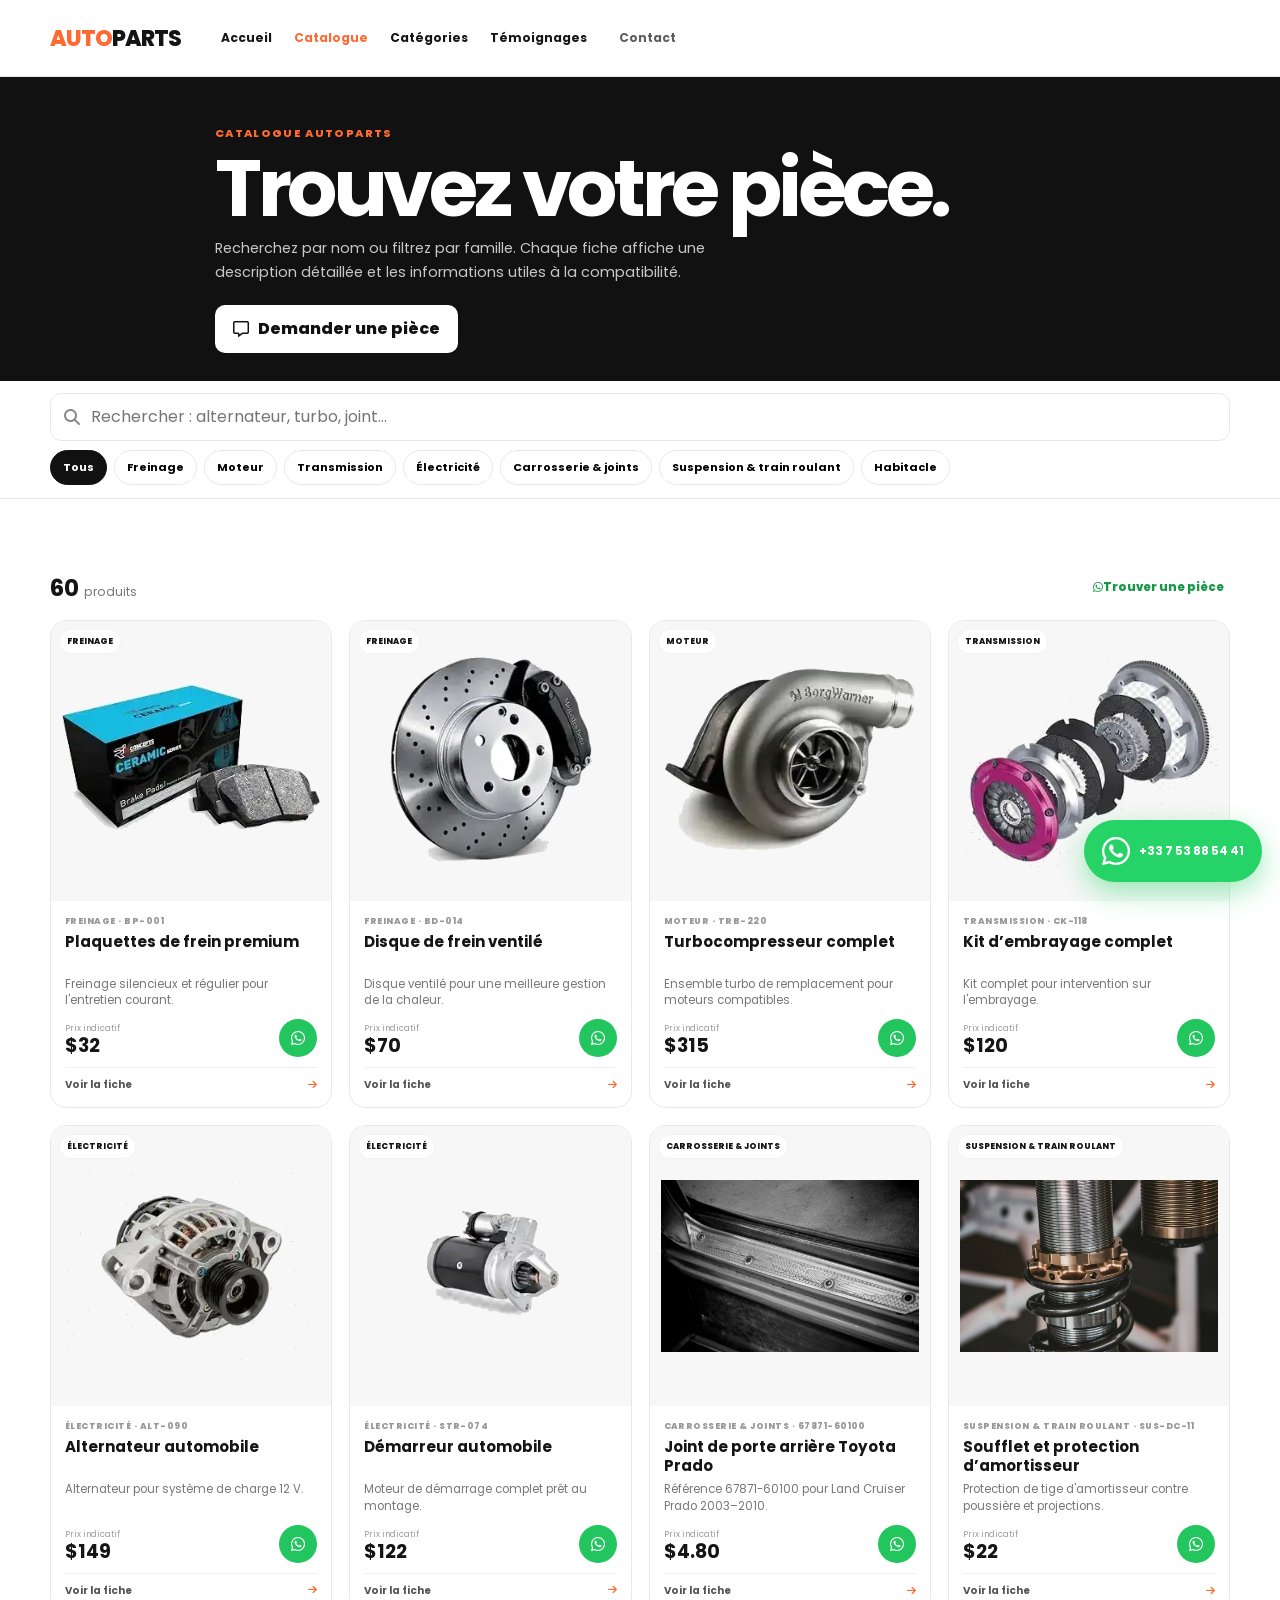
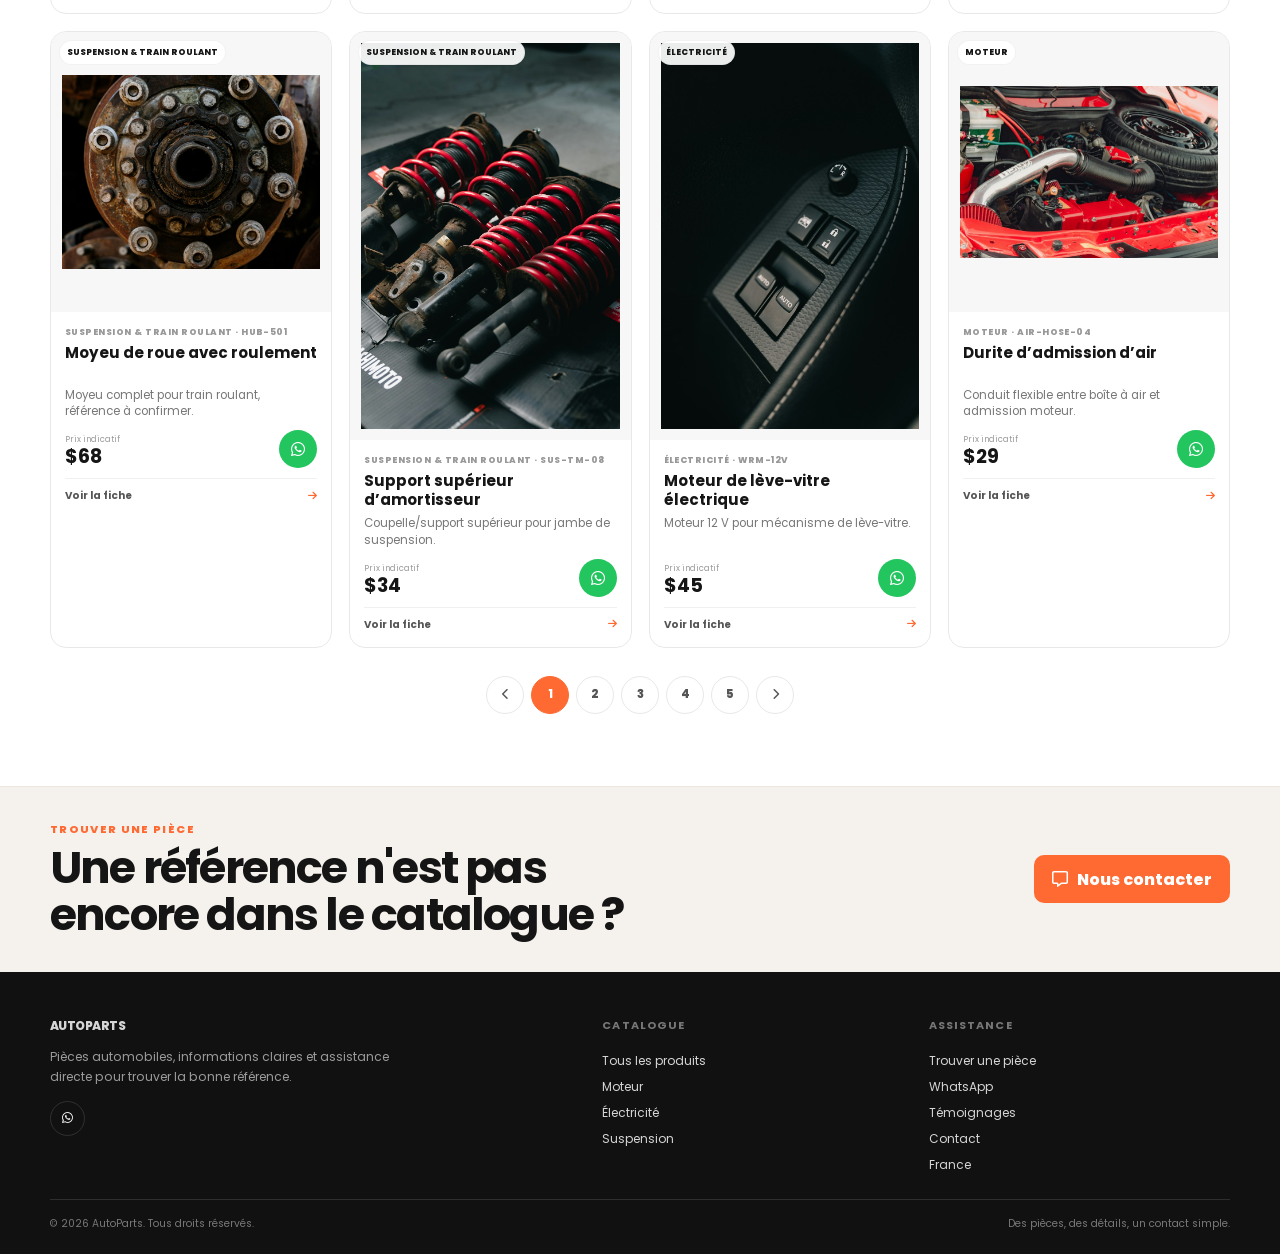
<file: shop.html>
﻿<html lang="fr"><head>
  <meta charset="utf-8">
  <meta name="viewport" content="width=device-width,initial-scale=1,viewport-fit=cover">
  <meta name="theme-color" content="#111111">
  <link rel="icon" type="image/png" href="https://img.icons8.com/ios-filled/64/car.png">
  <title>Catalogue de pièces automobiles — AutoParts</title>
  <meta name="description" content="Recherchez des pièces automobiles par catégorie, consultez les descriptions et prix en USD, puis contactez AutoParts sur WhatsApp.">
  <meta name="robots" content="index,follow,max-image-preview:large">
  <link rel="preconnect" href="https://fonts.googleapis.com">
  <link rel="preconnect" href="https://fonts.gstatic.com" crossorigin="">
  <link href="https://fonts.googleapis.com/css2?family=Poppins:wght@400;500;600;700;800&amp;display=swap" rel="stylesheet">
  <link rel="stylesheet" href="https://cdnjs.cloudflare.com/ajax/libs/font-awesome/6.6.0/css/all.min.css">
  <link rel="stylesheet" href="assets/css/aos.css">
  <link rel="stylesheet" href="assets/css/style.css">
  <link rel="stylesheet" href="assets/css/extras.css">
</head>
<body>
  <header class="site-header">
    <div class="container nav-wrap">
      <a class="brand" href="index.html"><span>AUTO</span>PARTS</a>
      <nav class="desktop-nav">
        <a href="index.html" data-i18n="home">Accueil</a>
        <a class="active" href="shop.html" data-i18n="shop">Catalogue</a>
        <a href="index.html#categories" data-i18n="categories">Catégories</a>
        <a href="index.html#testimonials" data-i18n="testimonials">Témoignages</a>
        <button class="nav-contact" type="button" data-contact-open="" data-i18n="contact">Contact</button>
      </nav>
      <div class="nav-actions">
        <div id="google_translate_element" class="google-translate" aria-label="Translate this page"></div>
        <button class="nav-icon menu-toggle" data-menu-toggle="" aria-label="Menu" aria-expanded="false"><i class="fa-solid fa-bars"></i></button>
      </div>
    </div>
    <nav class="mobile-menu" data-mobile-menu="">
      <a href="index.html" data-i18n="home">Accueil</a>
      <a href="shop.html" data-i18n="shop">Catalogue</a>
      <a href="index.html#categories" data-i18n="categories">Catégories</a>
      <a href="index.html#testimonials" data-i18n="testimonials">Témoignages</a>
      <button type="button" data-contact-open="" data-i18n="contact">Contact</button>
    </nav>
  </header>

  <main>
    <section class="shop-hero">
      <div class="container shop-hero-inner">
        <span class="section-kicker" data-i18n="catalogKicker">Catalogue AutoParts</span>
        <h1 data-i18n="catalogTitle">Trouvez votre pièce.</h1>
        <p data-i18n="catalogText">Recherchez par nom ou filtrez par famille. Chaque fiche affiche une description détaillée et les informations utiles à la compatibilité.</p>
        <button class="btn btn-light" type="button" data-contact-open=""><i class="fa-regular fa-message"></i><span data-i18n="requestPart">Demander une pièce</span></button>
      </div>
    </section>

    <section class="shop-tools">
      <div class="container">
        <div class="search-box"><i class="fa-solid fa-magnifying-glass"></i><input type="search" data-search="" data-i18n-placeholder="searchPlaceholder" placeholder="Rechercher : alternateur, turbo, joint…"></div>
        <div class="filter-row" data-filters=""><button class="filter-chip active" type="button" data-filter="all">Tous</button><button class="filter-chip " type="button" data-filter="braking">Freinage</button><button class="filter-chip " type="button" data-filter="engine">Moteur</button><button class="filter-chip " type="button" data-filter="transmission">Transmission</button><button class="filter-chip " type="button" data-filter="electrical">Électricité</button><button class="filter-chip " type="button" data-filter="body">Carrosserie &amp; joints</button><button class="filter-chip " type="button" data-filter="suspension">Suspension &amp; train roulant</button><button class="filter-chip " type="button" data-filter="interior">Habitacle</button></div>
      </div>
    </section>

    <section class="section shop-products">
      <div class="container">
        <div class="catalogue-topline">
          <div class="shop-count"><strong data-result-count="">18</strong><span data-i18n="productsCount">produits</span></div>
          <button class="catalogue-contact" type="button" data-contact-open=""><i class="fa-brands fa-whatsapp"></i><span data-i18n="productHelp">Trouver une pièce</span></button>
        </div>
        <div class="product-grid catalogue-grid" data-products-grid="">
    <article class="product-card" data-product-id="brake-pads" data-category="braking" data-name="plaquettes de frein premium bp-001">
      <a class="product-media" href="sproduct.html?id=brake-pads" aria-label="Voir la fiche — Plaquettes de frein premium">
        <span class="product-tag">Freinage</span>
        <img src="assets/images/products/brake-pads.png" alt="Plaquettes de frein premium" loading="lazy" draggable="false">
      </a>
      <div class="product-info">
        <span class="product-category">Freinage · BP-001</span>
        <a href="sproduct.html?id=brake-pads"><h3>Plaquettes de frein premium</h3></a>
        <p class="product-summary">Freinage silencieux et régulier pour l'entretien courant.</p>
        <div class="product-row">
          <div><small>Prix indicatif</small><strong>$32</strong></div>
          <a class="product-wa" href="https://wa.me/33753885441?text=Bonjour%2C%20je%20suis%20int%C3%A9ress%C3%A9(e)%20par%20Plaquettes%20de%20frein%20premium%20(r%C3%A9f.%20BP-001%2C%20%2432).%20Pouvez-vous%20confirmer%20la%20disponibilit%C3%A9%20et%20la%20compatibilit%C3%A9%20avec%20mon%20v%C3%A9hicule%20%3F" target="_blank" rel="noopener noreferrer" aria-label="Demander — Plaquettes de frein premium"><i class="fa-brands fa-whatsapp"></i></a>
        </div>
        <a class="product-details-link" href="sproduct.html?id=brake-pads">Voir la fiche <i class="fa-solid fa-arrow-right"></i></a>
      </div>
    </article>
    <article class="product-card" data-product-id="brake-disc" data-category="braking" data-name="disque de frein ventilé bd-014">
      <a class="product-media" href="sproduct.html?id=brake-disc" aria-label="Voir la fiche — Disque de frein ventilé">
        <span class="product-tag">Freinage</span>
        <img src="assets/images/products/brake-disc.png" alt="Disque de frein ventilé" loading="lazy" draggable="false">
      </a>
      <div class="product-info">
        <span class="product-category">Freinage · BD-014</span>
        <a href="sproduct.html?id=brake-disc"><h3>Disque de frein ventilé</h3></a>
        <p class="product-summary">Disque ventilé pour une meilleure gestion de la chaleur.</p>
        <div class="product-row">
          <div><small>Prix indicatif</small><strong>$70</strong></div>
          <a class="product-wa" href="https://wa.me/33753885441?text=Bonjour%2C%20je%20suis%20int%C3%A9ress%C3%A9(e)%20par%20Disque%20de%20frein%20ventil%C3%A9%20(r%C3%A9f.%20BD-014%2C%20%2470).%20Pouvez-vous%20confirmer%20la%20disponibilit%C3%A9%20et%20la%20compatibilit%C3%A9%20avec%20mon%20v%C3%A9hicule%20%3F" target="_blank" rel="noopener noreferrer" aria-label="Demander — Disque de frein ventilé"><i class="fa-brands fa-whatsapp"></i></a>
        </div>
        <a class="product-details-link" href="sproduct.html?id=brake-disc">Voir la fiche <i class="fa-solid fa-arrow-right"></i></a>
      </div>
    </article>
    <article class="product-card" data-product-id="turbo" data-category="engine" data-name="turbocompresseur complet trb-220">
      <a class="product-media" href="sproduct.html?id=turbo" aria-label="Voir la fiche — Turbocompresseur complet">
        <span class="product-tag">Moteur</span>
        <img src="assets/images/products/turbo.png" alt="Turbocompresseur complet" loading="lazy" draggable="false">
      </a>
      <div class="product-info">
        <span class="product-category">Moteur · TRB-220</span>
        <a href="sproduct.html?id=turbo"><h3>Turbocompresseur complet</h3></a>
        <p class="product-summary">Ensemble turbo de remplacement pour moteurs compatibles.</p>
        <div class="product-row">
          <div><small>Prix indicatif</small><strong>$315</strong></div>
          <a class="product-wa" href="https://wa.me/33753885441?text=Bonjour%2C%20je%20suis%20int%C3%A9ress%C3%A9(e)%20par%20Turbocompresseur%20complet%20(r%C3%A9f.%20TRB-220%2C%20%24315).%20Pouvez-vous%20confirmer%20la%20disponibilit%C3%A9%20et%20la%20compatibilit%C3%A9%20avec%20mon%20v%C3%A9hicule%20%3F" target="_blank" rel="noopener noreferrer" aria-label="Demander — Turbocompresseur complet"><i class="fa-brands fa-whatsapp"></i></a>
        </div>
        <a class="product-details-link" href="sproduct.html?id=turbo">Voir la fiche <i class="fa-solid fa-arrow-right"></i></a>
      </div>
    </article>
    <article class="product-card" data-product-id="clutch-kit" data-category="transmission" data-name="kit d’embrayage complet ck-118">
      <a class="product-media" href="sproduct.html?id=clutch-kit" aria-label="Voir la fiche — Kit d’embrayage complet">
        <span class="product-tag">Transmission</span>
        <img src="assets/images/products/clutch-kit.png" alt="Kit d’embrayage complet" loading="lazy" draggable="false">
      </a>
      <div class="product-info">
        <span class="product-category">Transmission · CK-118</span>
        <a href="sproduct.html?id=clutch-kit"><h3>Kit d’embrayage complet</h3></a>
        <p class="product-summary">Kit complet pour intervention sur l'embrayage.</p>
        <div class="product-row">
          <div><small>Prix indicatif</small><strong>$120</strong></div>
          <a class="product-wa" href="https://wa.me/33753885441?text=Bonjour%2C%20je%20suis%20int%C3%A9ress%C3%A9(e)%20par%20Kit%20d%E2%80%99embrayage%20complet%20(r%C3%A9f.%20CK-118%2C%20%24120).%20Pouvez-vous%20confirmer%20la%20disponibilit%C3%A9%20et%20la%20compatibilit%C3%A9%20avec%20mon%20v%C3%A9hicule%20%3F" target="_blank" rel="noopener noreferrer" aria-label="Demander — Kit d’embrayage complet"><i class="fa-brands fa-whatsapp"></i></a>
        </div>
        <a class="product-details-link" href="sproduct.html?id=clutch-kit">Voir la fiche <i class="fa-solid fa-arrow-right"></i></a>
      </div>
    </article>
    <article class="product-card" data-product-id="alternator" data-category="electrical" data-name="alternateur automobile alt-090">
      <a class="product-media" href="sproduct.html?id=alternator" aria-label="Voir la fiche — Alternateur automobile">
        <span class="product-tag">Électricité</span>
        <img src="assets/images/products/alternator.png" alt="Alternateur automobile" loading="lazy" draggable="false">
      </a>
      <div class="product-info">
        <span class="product-category">Électricité · ALT-090</span>
        <a href="sproduct.html?id=alternator"><h3>Alternateur automobile</h3></a>
        <p class="product-summary">Alternateur pour système de charge 12 V.</p>
        <div class="product-row">
          <div><small>Prix indicatif</small><strong>$149</strong></div>
          <a class="product-wa" href="https://wa.me/33753885441?text=Bonjour%2C%20je%20suis%20int%C3%A9ress%C3%A9(e)%20par%20Alternateur%20automobile%20(r%C3%A9f.%20ALT-090%2C%20%24149).%20Pouvez-vous%20confirmer%20la%20disponibilit%C3%A9%20et%20la%20compatibilit%C3%A9%20avec%20mon%20v%C3%A9hicule%20%3F" target="_blank" rel="noopener noreferrer" aria-label="Demander — Alternateur automobile"><i class="fa-brands fa-whatsapp"></i></a>
        </div>
        <a class="product-details-link" href="sproduct.html?id=alternator">Voir la fiche <i class="fa-solid fa-arrow-right"></i></a>
      </div>
    </article>
    <article class="product-card" data-product-id="starter" data-category="electrical" data-name="démarreur automobile str-074">
      <a class="product-media" href="sproduct.html?id=starter" aria-label="Voir la fiche — Démarreur automobile">
        <span class="product-tag">Électricité</span>
        <img src="assets/images/products/starter.png" alt="Démarreur automobile" loading="lazy" draggable="false">
      </a>
      <div class="product-info">
        <span class="product-category">Électricité · STR-074</span>
        <a href="sproduct.html?id=starter"><h3>Démarreur automobile</h3></a>
        <p class="product-summary">Moteur de démarrage complet prêt au montage.</p>
        <div class="product-row">
          <div><small>Prix indicatif</small><strong>$122</strong></div>
          <a class="product-wa" href="https://wa.me/33753885441?text=Bonjour%2C%20je%20suis%20int%C3%A9ress%C3%A9(e)%20par%20D%C3%A9marreur%20automobile%20(r%C3%A9f.%20STR-074%2C%20%24122).%20Pouvez-vous%20confirmer%20la%20disponibilit%C3%A9%20et%20la%20compatibilit%C3%A9%20avec%20mon%20v%C3%A9hicule%20%3F" target="_blank" rel="noopener noreferrer" aria-label="Demander — Démarreur automobile"><i class="fa-brands fa-whatsapp"></i></a>
        </div>
        <a class="product-details-link" href="sproduct.html?id=starter">Voir la fiche <i class="fa-solid fa-arrow-right"></i></a>
      </div>
    </article>
    <article class="product-card" data-product-id="prado-rear-weatherstrip" data-category="body" data-name="joint de porte arrière toyota prado 67871-60100">
      <a class="product-media" href="sproduct.html?id=prado-rear-weatherstrip" aria-label="Voir la fiche — Joint de porte arrière Toyota Prado">
        <span class="product-tag">Carrosserie &amp; joints</span>
        <img src="assets/images/products/prado-rear-weatherstrip.svg" alt="Joint de porte arrière Toyota Prado" loading="lazy" draggable="false">
      </a>
      <div class="product-info">
        <span class="product-category">Carrosserie &amp; joints · 67871-60100</span>
        <a href="sproduct.html?id=prado-rear-weatherstrip"><h3>Joint de porte arrière Toyota Prado</h3></a>
        <p class="product-summary">Référence 67871-60100 pour Land Cruiser Prado 2003–2010.</p>
        <div class="product-row">
          <div><small>Prix indicatif</small><strong>$4.80</strong></div>
          <a class="product-wa" href="https://wa.me/33753885441?text=Bonjour%2C%20je%20suis%20int%C3%A9ress%C3%A9(e)%20par%20Joint%20de%20porte%20arri%C3%A8re%20Toyota%20Prado%20(r%C3%A9f.%2067871-60100%2C%20%244.8).%20Pouvez-vous%20confirmer%20la%20disponibilit%C3%A9%20et%20la%20compatibilit%C3%A9%20avec%20mon%20v%C3%A9hicule%20%3F" target="_blank" rel="noopener noreferrer" aria-label="Demander — Joint de porte arrière Toyota Prado"><i class="fa-brands fa-whatsapp"></i></a>
        </div>
        <a class="product-details-link" href="sproduct.html?id=prado-rear-weatherstrip">Voir la fiche <i class="fa-solid fa-arrow-right"></i></a>
      </div>
    </article>
    <article class="product-card" data-product-id="strut-dust-cover" data-category="suspension" data-name="soufflet et protection d’amortisseur sus-dc-11">
      <a class="product-media" href="sproduct.html?id=strut-dust-cover" aria-label="Voir la fiche — Soufflet et protection d’amortisseur">
        <span class="product-tag">Suspension &amp; train roulant</span>
        <img src="assets/images/products/strut-dust-cover.svg" alt="Soufflet et protection d’amortisseur" loading="lazy" draggable="false">
      </a>
      <div class="product-info">
        <span class="product-category">Suspension &amp; train roulant · SUS-DC-11</span>
        <a href="sproduct.html?id=strut-dust-cover"><h3>Soufflet et protection d’amortisseur</h3></a>
        <p class="product-summary">Protection de tige d'amortisseur contre poussière et projections.</p>
        <div class="product-row">
          <div><small>Prix indicatif</small><strong>$22</strong></div>
          <a class="product-wa" href="https://wa.me/33753885441?text=Bonjour%2C%20je%20suis%20int%C3%A9ress%C3%A9(e)%20par%20Soufflet%20et%20protection%20d%E2%80%99amortisseur%20(r%C3%A9f.%20SUS-DC-11%2C%20%2422).%20Pouvez-vous%20confirmer%20la%20disponibilit%C3%A9%20et%20la%20compatibilit%C3%A9%20avec%20mon%20v%C3%A9hicule%20%3F" target="_blank" rel="noopener noreferrer" aria-label="Demander — Soufflet et protection d’amortisseur"><i class="fa-brands fa-whatsapp"></i></a>
        </div>
        <a class="product-details-link" href="sproduct.html?id=strut-dust-cover">Voir la fiche <i class="fa-solid fa-arrow-right"></i></a>
      </div>
    </article>
    <article class="product-card" data-product-id="wheel-hub" data-category="suspension" data-name="moyeu de roue avec roulement hub-501">
      <a class="product-media" href="sproduct.html?id=wheel-hub" aria-label="Voir la fiche — Moyeu de roue avec roulement">
        <span class="product-tag">Suspension &amp; train roulant</span>
        <img src="assets/images/products/wheel-hub.svg" alt="Moyeu de roue avec roulement" loading="lazy" draggable="false">
      </a>
      <div class="product-info">
        <span class="product-category">Suspension &amp; train roulant · HUB-501</span>
        <a href="sproduct.html?id=wheel-hub"><h3>Moyeu de roue avec roulement</h3></a>
        <p class="product-summary">Moyeu complet pour train roulant, référence à confirmer.</p>
        <div class="product-row">
          <div><small>Prix indicatif</small><strong>$68</strong></div>
          <a class="product-wa" href="https://wa.me/33753885441?text=Bonjour%2C%20je%20suis%20int%C3%A9ress%C3%A9(e)%20par%20Moyeu%20de%20roue%20avec%20roulement%20(r%C3%A9f.%20HUB-501%2C%20%2468).%20Pouvez-vous%20confirmer%20la%20disponibilit%C3%A9%20et%20la%20compatibilit%C3%A9%20avec%20mon%20v%C3%A9hicule%20%3F" target="_blank" rel="noopener noreferrer" aria-label="Demander — Moyeu de roue avec roulement"><i class="fa-brands fa-whatsapp"></i></a>
        </div>
        <a class="product-details-link" href="sproduct.html?id=wheel-hub">Voir la fiche <i class="fa-solid fa-arrow-right"></i></a>
      </div>
    </article>
    <article class="product-card" data-product-id="strut-top-mount" data-category="suspension" data-name="support supérieur d’amortisseur sus-tm-08">
      <a class="product-media" href="sproduct.html?id=strut-top-mount" aria-label="Voir la fiche — Support supérieur d’amortisseur">
        <span class="product-tag">Suspension &amp; train roulant</span>
        <img src="assets/images/products/strut-top-mount.svg" alt="Support supérieur d’amortisseur" loading="lazy" draggable="false">
      </a>
      <div class="product-info">
        <span class="product-category">Suspension &amp; train roulant · SUS-TM-08</span>
        <a href="sproduct.html?id=strut-top-mount"><h3>Support supérieur d’amortisseur</h3></a>
        <p class="product-summary">Coupelle/support supérieur pour jambe de suspension.</p>
        <div class="product-row">
          <div><small>Prix indicatif</small><strong>$34</strong></div>
          <a class="product-wa" href="https://wa.me/33753885441?text=Bonjour%2C%20je%20suis%20int%C3%A9ress%C3%A9(e)%20par%20Support%20sup%C3%A9rieur%20d%E2%80%99amortisseur%20(r%C3%A9f.%20SUS-TM-08%2C%20%2434).%20Pouvez-vous%20confirmer%20la%20disponibilit%C3%A9%20et%20la%20compatibilit%C3%A9%20avec%20mon%20v%C3%A9hicule%20%3F" target="_blank" rel="noopener noreferrer" aria-label="Demander — Support supérieur d’amortisseur"><i class="fa-brands fa-whatsapp"></i></a>
        </div>
        <a class="product-details-link" href="sproduct.html?id=strut-top-mount">Voir la fiche <i class="fa-solid fa-arrow-right"></i></a>
      </div>
    </article>
    <article class="product-card" data-product-id="window-regulator-motor" data-category="electrical" data-name="moteur de lève-vitre électrique wrm-12v">
      <a class="product-media" href="sproduct.html?id=window-regulator-motor" aria-label="Voir la fiche — Moteur de lève-vitre électrique">
        <span class="product-tag">Électricité</span>
        <img src="assets/images/products/window-regulator-motor.svg" alt="Moteur de lève-vitre électrique" loading="lazy" draggable="false">
      </a>
      <div class="product-info">
        <span class="product-category">Électricité · WRM-12V</span>
        <a href="sproduct.html?id=window-regulator-motor"><h3>Moteur de lève-vitre électrique</h3></a>
        <p class="product-summary">Moteur 12 V pour mécanisme de lève-vitre.</p>
        <div class="product-row">
          <div><small>Prix indicatif</small><strong>$45</strong></div>
          <a class="product-wa" href="https://wa.me/33753885441?text=Bonjour%2C%20je%20suis%20int%C3%A9ress%C3%A9(e)%20par%20Moteur%20de%20l%C3%A8ve-vitre%20%C3%A9lectrique%20(r%C3%A9f.%20WRM-12V%2C%20%2445).%20Pouvez-vous%20confirmer%20la%20disponibilit%C3%A9%20et%20la%20compatibilit%C3%A9%20avec%20mon%20v%C3%A9hicule%20%3F" target="_blank" rel="noopener noreferrer" aria-label="Demander — Moteur de lève-vitre électrique"><i class="fa-brands fa-whatsapp"></i></a>
        </div>
        <a class="product-details-link" href="sproduct.html?id=window-regulator-motor">Voir la fiche <i class="fa-solid fa-arrow-right"></i></a>
      </div>
    </article>
    <article class="product-card" data-product-id="air-intake-hose" data-category="engine" data-name="durite d’admission d’air air-hose-04">
      <a class="product-media" href="sproduct.html?id=air-intake-hose" aria-label="Voir la fiche — Durite d’admission d’air">
        <span class="product-tag">Moteur</span>
        <img src="assets/images/products/air-intake-hose.svg" alt="Durite d’admission d’air" loading="lazy" draggable="false">
      </a>
      <div class="product-info">
        <span class="product-category">Moteur · AIR-HOSE-04</span>
        <a href="sproduct.html?id=air-intake-hose"><h3>Durite d’admission d’air</h3></a>
        <p class="product-summary">Conduit flexible entre boîte à air et admission moteur.</p>
        <div class="product-row">
          <div><small>Prix indicatif</small><strong>$29</strong></div>
          <a class="product-wa" href="https://wa.me/33753885441?text=Bonjour%2C%20je%20suis%20int%C3%A9ress%C3%A9(e)%20par%20Durite%20d%E2%80%99admission%20d%E2%80%99air%20(r%C3%A9f.%20AIR-HOSE-04%2C%20%2429).%20Pouvez-vous%20confirmer%20la%20disponibilit%C3%A9%20et%20la%20compatibilit%C3%A9%20avec%20mon%20v%C3%A9hicule%20%3F" target="_blank" rel="noopener noreferrer" aria-label="Demander — Durite d’admission d’air"><i class="fa-brands fa-whatsapp"></i></a>
        </div>
        <a class="product-details-link" href="sproduct.html?id=air-intake-hose">Voir la fiche <i class="fa-solid fa-arrow-right"></i></a>
      </div>
    </article>
    <article class="product-card" data-product-id="gear-shift-knob" data-category="interior" data-name="pommeau de levier de vitesses int-shift-02" hidden="">
      <a class="product-media" href="sproduct.html?id=gear-shift-knob" aria-label="Voir la fiche — Pommeau de levier de vitesses">
        <span class="product-tag">Habitacle</span>
        <img src="assets/images/products/gear-shift-knob.svg" alt="Pommeau de levier de vitesses" loading="lazy" draggable="false">
      </a>
      <div class="product-info">
        <span class="product-category">Habitacle · INT-SHIFT-02</span>
        <a href="sproduct.html?id=gear-shift-knob"><h3>Pommeau de levier de vitesses</h3></a>
        <p class="product-summary">Pommeau de remplacement avec finition noire et insert chromé.</p>
        <div class="product-row">
          <div><small>Prix indicatif</small><strong>$18</strong></div>
          <a class="product-wa" href="https://wa.me/33753885441?text=Bonjour%2C%20je%20suis%20int%C3%A9ress%C3%A9(e)%20par%20Pommeau%20de%20levier%20de%20vitesses%20(r%C3%A9f.%20INT-SHIFT-02%2C%20%2418).%20Pouvez-vous%20confirmer%20la%20disponibilit%C3%A9%20et%20la%20compatibilit%C3%A9%20avec%20mon%20v%C3%A9hicule%20%3F" target="_blank" rel="noopener noreferrer" aria-label="Demander — Pommeau de levier de vitesses"><i class="fa-brands fa-whatsapp"></i></a>
        </div>
        <a class="product-details-link" href="sproduct.html?id=gear-shift-knob">Voir la fiche <i class="fa-solid fa-arrow-right"></i></a>
      </div>
    </article></div>
        <nav class="pagination" data-pagination="" aria-label="Pagination du catalogue"><button type="button" class="page-btn" data-page="1" aria-label="Previous"><i class="fa-solid fa-chevron-left"></i></button><button type="button" class="page-btn active" data-page="1">1</button><button type="button" class="page-btn " data-page="2">2</button><button type="button" class="page-btn" data-page="2" aria-label="Next"><i class="fa-solid fa-chevron-right"></i></button></nav>
        <div class="empty-state" data-empty-state=""><i class="fa-solid fa-magnifying-glass"></i><h3 data-i18n="noMatch">Aucune pièce trouvée</h3><p data-i18n="noMatchText">Essayez une autre recherche ou envoyez-nous votre demande.</p><button class="btn btn-primary" type="button" data-contact-open="" data-i18n="contactUs">Nous contacter</button></div>
      </div>
    </section>
  </main>

  <section class="footer-cta">
    <div class="container footer-cta-inner">
      <div><span class="section-kicker" data-i18n="productHelp">Trouver une pièce</span><h2 data-fr="Une référence n'est pas encore dans le catalogue ?" data-en="Can't find your reference in the catalogue yet?">Une référence n'est pas encore dans le catalogue ?</h2></div>
      <button class="btn btn-primary" type="button" data-contact-open=""><i class="fa-regular fa-message"></i><span data-i18n="contactUs">Nous contacter</span></button>
    </div>
  </section>

  <footer>
    <div class="container footer-grid footer-grid-3">
      <div class="footer-about">
        <a class="brand footer-brand" href="index.html"><span>AUTO</span>PARTS</a>
        <p>Pièces automobiles, informations claires et assistance directe pour trouver la bonne référence.</p>
        <div class="footer-social"><a data-whatsapp="" href="https://wa.me/33753885441?text=Bonjour%2C%20je%20souhaite%20de%20l'aide%20pour%20trouver%20une%20pi%C3%A8ce%20automobile." aria-label="WhatsApp" target="_blank" rel="noopener noreferrer"><i class="fa-brands fa-whatsapp"></i></a></div>
      </div>
      <div><h4>Catalogue</h4><a href="shop.html">Tous les produits</a><a href="shop.html?category=engine">Moteur</a><a href="shop.html?category=electrical">Électricité</a><a href="shop.html?category=suspension">Suspension</a></div>
      <div><h4>Assistance</h4><button class="footer-link-button" type="button" data-contact-open="">Trouver une pièce</button><a data-whatsapp="" href="https://wa.me/33753885441?text=Bonjour%2C%20je%20souhaite%20de%20l'aide%20pour%20trouver%20une%20pi%C3%A8ce%20automobile." target="_blank" rel="noopener noreferrer">WhatsApp</a><a href="index.html#testimonials">Témoignages</a><button class="footer-link-button" type="button" data-contact-open="">Contact</button><span>France</span></div>
    </div>
    <div class="container footer-bottom"><span>© 2026 AutoParts. Tous droits réservés.</span><span>Des pièces, des détails, un contact simple.</span></div>
  </footer>

  <div class="contact-modal" data-contact-modal="" aria-hidden="true">
    <div class="contact-panel" role="dialog" aria-modal="true" aria-labelledby="contact-title">
      <button class="contact-close" type="button" data-contact-close="" aria-label="Fermer"><i class="fa-solid fa-xmark"></i></button>
      <span class="section-kicker" data-i18n="contact">Contact</span>
      <h2 id="contact-title" data-i18n="contactTitle">Décrivez la pièce recherchée</h2>
      <p data-i18n="contactText">Remplissez les informations utiles. Le site prépare ensuite votre message et ouvre WhatsApp.</p>
      <form class="contact-form" data-contact-form="">
        <div class="form-grid">
          <label><span data-i18n="name">Nom</span><input name="name" required="" data-i18n-placeholder="namePlaceholder" placeholder="Votre nom"></label>
          <label><span data-i18n="phone">Téléphone</span><input name="phone" type="tel" required="" data-i18n-placeholder="phonePlaceholder" placeholder="+33 6…"></label>
          <label><span data-i18n="city">Ville</span><input name="city" data-i18n-placeholder="cityPlaceholder" placeholder="Paris, Lyon…"></label>
          <label><span data-i18n="vehicle">Véhicule / modèle</span><input name="vehicle" data-i18n-placeholder="vehiclePlaceholder" placeholder="Ex. Toyota Prado"></label>
          <label><span data-i18n="year">Année</span><input name="year" inputmode="numeric" data-i18n-placeholder="yearPlaceholder" placeholder="Ex. 2008"></label>
          <label><span data-i18n="part">Pièce recherchée</span><select name="part" required="" data-contact-part=""><option value="">Sélectionner une pièce</option><option value="brake-pads">Plaquettes de frein premium — BP-001</option><option value="brake-disc">Disque de frein ventilé — BD-014</option><option value="turbo">Turbocompresseur complet — TRB-220</option><option value="clutch-kit">Kit d’embrayage complet — CK-118</option><option value="alternator">Alternateur automobile — ALT-090</option><option value="starter">Démarreur automobile — STR-074</option><option value="prado-rear-weatherstrip">Joint de porte arrière Toyota Prado — 67871-60100</option><option value="strut-dust-cover">Soufflet et protection d’amortisseur — SUS-DC-11</option><option value="wheel-hub">Moyeu de roue avec roulement — HUB-501</option><option value="strut-top-mount">Support supérieur d’amortisseur — SUS-TM-08</option><option value="window-regulator-motor">Moteur de lève-vitre électrique — WRM-12V</option><option value="air-intake-hose">Durite d’admission d’air — AIR-HOSE-04</option><option value="gear-shift-knob">Pommeau de levier de vitesses — INT-SHIFT-02</option><option value="other">Autre pièce / référence non affichée</option></select></label>
          <label><span>Référence / OEM</span><input name="reference" placeholder="Ex. 67871-60100"></label>
        </div>
        <label><span data-i18n="message">Précisions</span><textarea name="message" rows="4" data-i18n-placeholder="messagePlaceholder" placeholder="Référence OEM, côté gauche/droit, photo disponible…"></textarea></label>
        <p class="form-error" data-form-error="" hidden=""></p>
        <div class="form-actions"><button class="btn btn-secondary" type="button" data-contact-close="" data-i18n="cancel">Annuler</button><button class="btn btn-whatsapp" type="submit"><i class="fa-brands fa-whatsapp"></i><span data-i18n="sendWhatsapp">Continuer sur WhatsApp</span></button></div>
      </form>
    </div>
  </div>

  <a class="floating-whatsapp" data-whatsapp="" href="#" target="_blank" rel="noopener noreferrer" aria-label="Contact AutoParts on WhatsApp at +33 7 53 88 54 41" title="WhatsApp: +33 7 53 88 54 41">
    <i class="fa-brands fa-whatsapp" aria-hidden="true"></i>
    <span>+33 7 53 88 54 41</span>
  </a>

  <script src="assets/js/aos.js"></script>
  <script src="assets/js/products.js"></script>
  <script src="assets/js/app.js"></script>
  <script src="assets/js/extras.js"></script>
  <script>
    function googleTranslateElementInit() {
      new google.translate.TranslateElement({
        pageLanguage: "fr",
        includedLanguages: "en,it",
        autoDisplay: false
      }, "google_translate_element");
      if (window.decorateGoogleTranslate) window.decorateGoogleTranslate();
    }
  </script>
  <script src="https://translate.google.com/translate_a/element.js?cb=googleTranslateElementInit" defer></script>

</body></html>
</file>
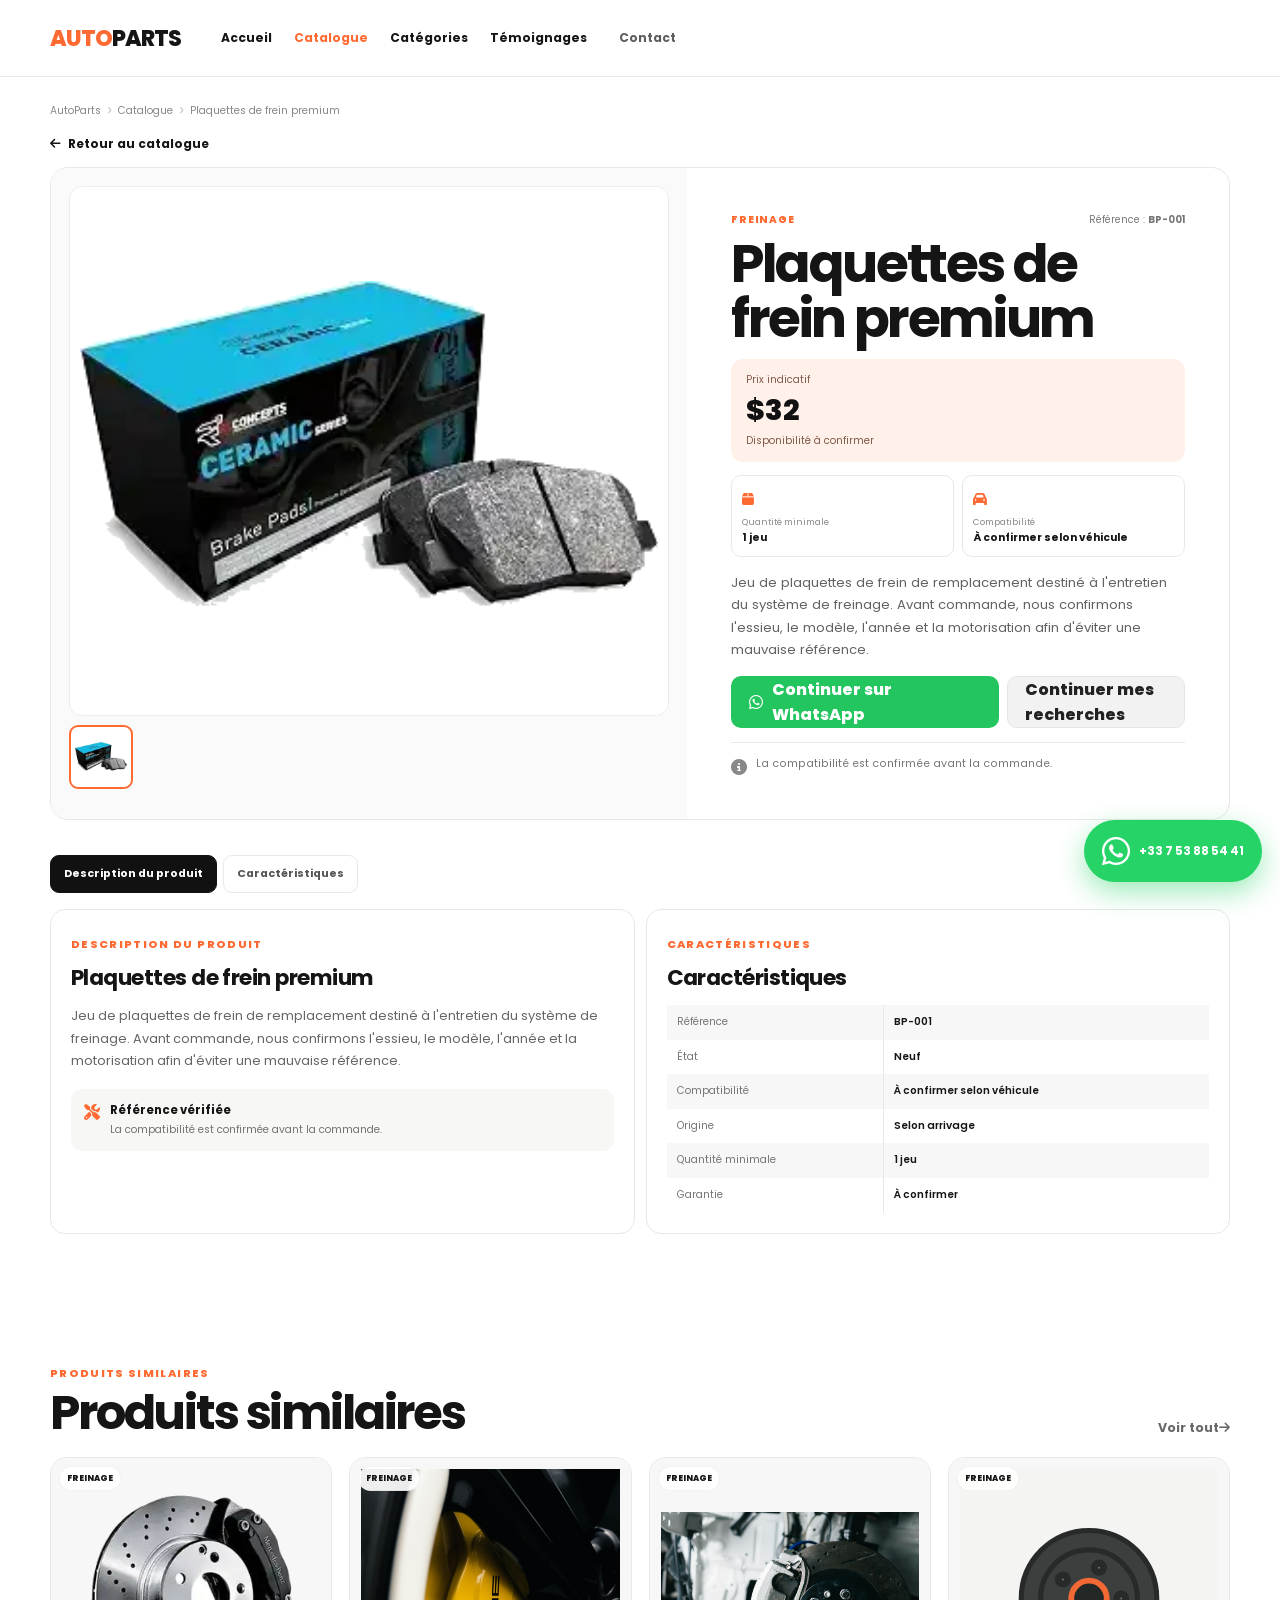
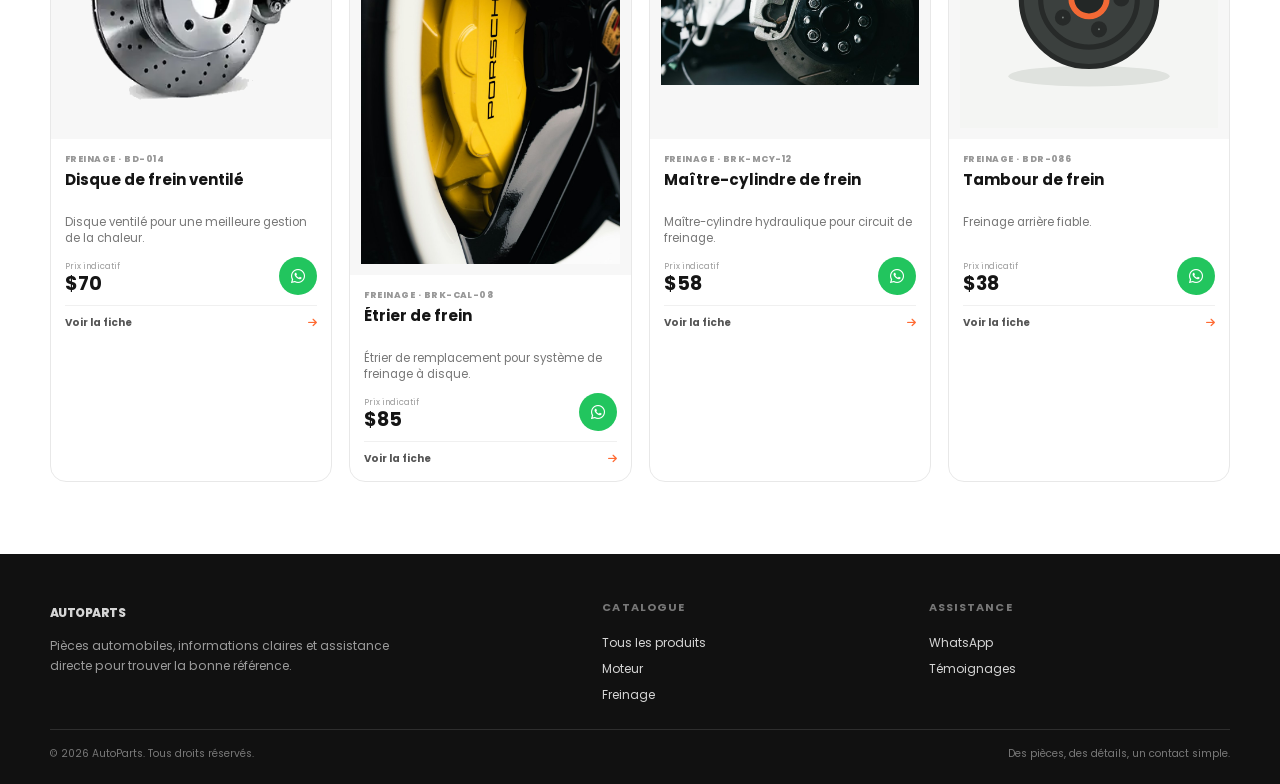
<file: sproduct.html>
﻿<!doctype html>
<html lang="fr">
<head>
  <meta charset="utf-8">
  <meta name="viewport" content="width=device-width,initial-scale=1,viewport-fit=cover">
  <meta name="theme-color" content="#111111">
  <title>Pièce automobile — AutoParts</title>
  <meta name="description" content="Consultez les détails, le prix indicatif et les informations de compatibilité d'une pièce automobile AutoParts.">
  <meta name="robots" content="index,follow,max-image-preview:large">
  <link rel="preconnect" href="https://fonts.googleapis.com">
  <link rel="preconnect" href="https://fonts.gstatic.com" crossorigin>
  <link href="https://fonts.googleapis.com/css2?family=Poppins:wght@400;500;600;700;800&display=swap" rel="stylesheet">
  <link rel="stylesheet" href="https://cdnjs.cloudflare.com/ajax/libs/font-awesome/6.6.0/css/all.min.css">
  <link rel="stylesheet" href="assets/css/aos.css">
  <link rel="stylesheet" href="assets/css/style.css">
  <link rel="stylesheet" href="assets/css/extras.css">
</head>
<body>
  <header class="site-header">
    <div class="container nav-wrap">
      <a class="brand" href="index.html"><span>AUTO</span>PARTS</a>
      <nav class="desktop-nav" aria-label="Navigation principale">
        <a href="index.html" data-i18n="home">Accueil</a>
        <a class="active" href="shop.html" data-i18n="shop">Catalogue</a>
        <a href="index.html#categories" data-i18n="categories">Catégories</a>
        <a href="index.html#testimonials" data-i18n="testimonials">Témoignages</a>
        <a class="nav-contact" data-whatsapp href="#" data-i18n="contact">Contact</a>
      </nav>
      <div class="nav-actions">
        <div id="google_translate_element" class="google-translate" aria-label="Translate this page"></div>
        <button class="nav-icon menu-toggle" type="button" aria-label="Menu" aria-expanded="false" data-menu-toggle><i class="fa-solid fa-bars"></i></button>
      </div>
    </div>
    <nav class="mobile-menu" data-mobile-menu aria-label="Navigation mobile">
      <a href="index.html" data-i18n="home">Accueil</a>
      <a href="shop.html" data-i18n="shop">Catalogue</a>
      <a href="index.html#categories" data-i18n="categories">Catégories</a>
      <a href="index.html#testimonials" data-i18n="testimonials">Témoignages</a>
      <a data-whatsapp href="#" data-i18n="contact">Contact</a>
    </nav>
  </header>

  <main>
    <section class="product-page" data-product-detail>
      <div class="container">
        <nav class="product-breadcrumbs" aria-label="Fil d'Ariane">
          <a href="index.html">AutoParts</a><i class="fa-solid fa-chevron-right" aria-hidden="true"></i>
          <a href="shop.html" data-i18n="shop">Catalogue</a><i class="fa-solid fa-chevron-right" aria-hidden="true"></i>
          <span data-detail-name>Pièce automobile</span>
        </nav>
        <a class="back-link" href="shop.html"><i class="fa-solid fa-arrow-left" aria-hidden="true"></i><span data-i18n="backShop">Retour au catalogue</span></a>

        <div class="product-detail">
          <div class="detail-gallery">
            <div class="detail-main-image"><img data-gallery-main src="assets/images/products/part-placeholder.svg" alt="Pièce automobile"></div>
            <div class="gallery-thumbs" data-gallery-thumbs></div>
          </div>
          <div class="detail-copy">
            <div class="detail-meta-line">
              <span class="detail-category" data-detail-category>AutoParts</span>
              <span class="detail-sku"><span data-i18n="reference">Référence</span> : <strong data-detail-ref></strong></span>
            </div>
            <h1 data-detail-name>Pièce automobile</h1>
            <div class="detail-price-block">
              <span data-i18n="priceLabel">Prix indicatif</span>
              <div class="detail-price" data-detail-price>0</div>
              <small data-i18n="stockConfirm">Disponibilité à confirmer</small>
            </div>
            <div class="detail-quick-info">
              <div><i class="fa-solid fa-box" aria-hidden="true"></i><span data-i18n="moq">Quantité minimale</span><strong data-quick-moq></strong></div>
              <div><i class="fa-solid fa-car" aria-hidden="true"></i><span data-i18n="fitment">Compatibilité</span><strong data-quick-fitment></strong></div>
            </div>
            <p class="detail-lead" data-detail-description></p>
            <div class="detail-actions">
              <a class="btn btn-whatsapp" data-detail-whatsapp href="#" target="_blank" rel="noopener noreferrer"><i class="fa-brands fa-whatsapp" aria-hidden="true"></i><span data-i18n="orderWhatsapp">Continuer sur WhatsApp</span></a>
              <a class="btn btn-secondary" href="shop.html"><span data-i18n="continueShop">Continuer mes recherches</span></a>
            </div>
            <div class="detail-help"><i class="fa-solid fa-circle-info" aria-hidden="true"></i><p data-i18n="fitmentCheckText">La compatibilité est confirmée avant la commande.</p></div>
          </div>
        </div>

        <section class="product-information" aria-label="Informations produit">
          <nav class="information-tabs" aria-label="Sections du produit">
            <a class="active" href="#description" data-i18n="description">Description du produit</a>
            <a href="#specifications" data-i18n="specifications">Caractéristiques</a>
          </nav>
          <div class="information-grid">
            <article class="information-card" id="description">
              <span class="section-kicker" data-i18n="description">Description du produit</span>
              <h2 data-detail-name>Pièce automobile</h2>
              <p data-detail-description></p>
              <div class="description-note"><i class="fa-solid fa-screwdriver-wrench" aria-hidden="true"></i><div><strong data-i18n="fitmentCheck">Référence vérifiée</strong><span data-i18n="fitmentCheckText">La compatibilité est confirmée avant la commande.</span></div></div>
            </article>
            <article class="information-card" id="specifications">
              <span class="section-kicker" data-i18n="specifications">Caractéristiques</span>
              <h2 data-i18n="specifications">Caractéristiques</h2>
              <div class="spec-list" data-specs></div>
            </article>
          </div>
        </section>
      </div>
    </section>

    <section class="section related-section">
      <div class="container">
        <div class="section-heading"><div><span class="section-kicker" data-i18n="related">Produits similaires</span><h2 data-i18n="related">Produits similaires</h2></div><a class="text-link" href="shop.html"><span data-i18n="viewAll">Voir tout</span><i class="fa-solid fa-arrow-right" aria-hidden="true"></i></a></div>
        <div class="product-grid" data-related-grid></div>
      </div>
    </section>
  </main>

  <footer>
    <div class="container footer-grid footer-grid-3">
      <div class="footer-about"><a class="brand footer-brand" href="index.html"><span>AUTO</span>PARTS</a><p>Pièces automobiles, informations claires et assistance directe pour trouver la bonne référence.</p></div>
      <div><h4>Catalogue</h4><a href="shop.html">Tous les produits</a><a href="shop.html?category=engine">Moteur</a><a href="shop.html?category=braking">Freinage</a></div>
      <div><h4>Assistance</h4><a data-whatsapp href="#">WhatsApp</a><a href="index.html#testimonials">Témoignages</a></div>
    </div>
    <div class="container footer-bottom"><span>© 2026 AutoParts. Tous droits réservés.</span><span>Des pièces, des détails, un contact simple.</span></div>
  </footer>

  <a class="floating-whatsapp" data-whatsapp href="#" target="_blank" rel="noopener noreferrer" aria-label="Contact AutoParts on WhatsApp at +33 7 53 88 54 41" title="WhatsApp: +33 7 53 88 54 41"><i class="fa-brands fa-whatsapp" aria-hidden="true"></i><span>+33 7 53 88 54 41</span></a>

  <script src="assets/js/aos.js"></script>
  <script src="assets/js/products.js"></script>
  <script src="assets/js/app.js"></script>
  <script src="assets/js/extras.js"></script>
  <script>
    function googleTranslateElementInit() {
      new google.translate.TranslateElement({pageLanguage: "fr", includedLanguages: "en,it", autoDisplay: false}, "google_translate_element");
      if (window.decorateGoogleTranslate) window.decorateGoogleTranslate();
    }
  </script>
  <script src="https://translate.google.com/translate_a/element.js?cb=googleTranslateElementInit" defer></script>
</body>
</html>
</file>
